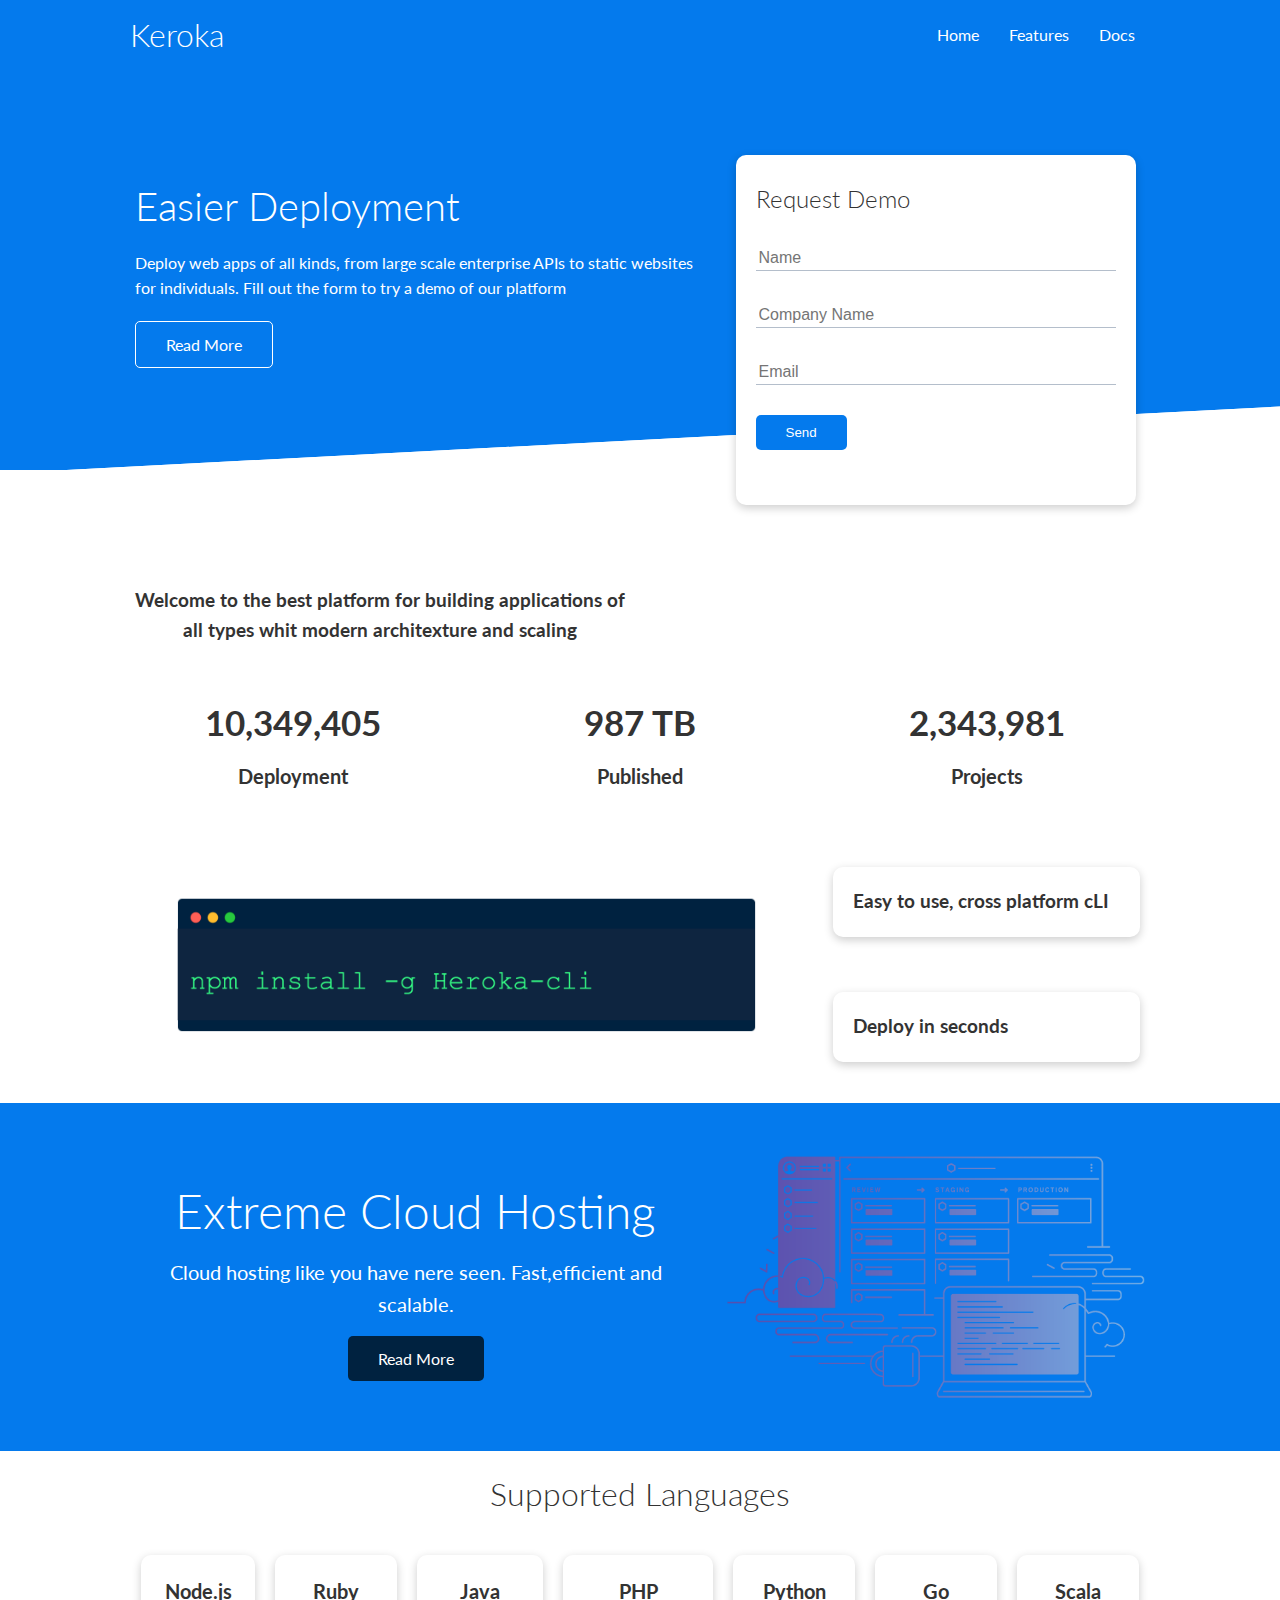
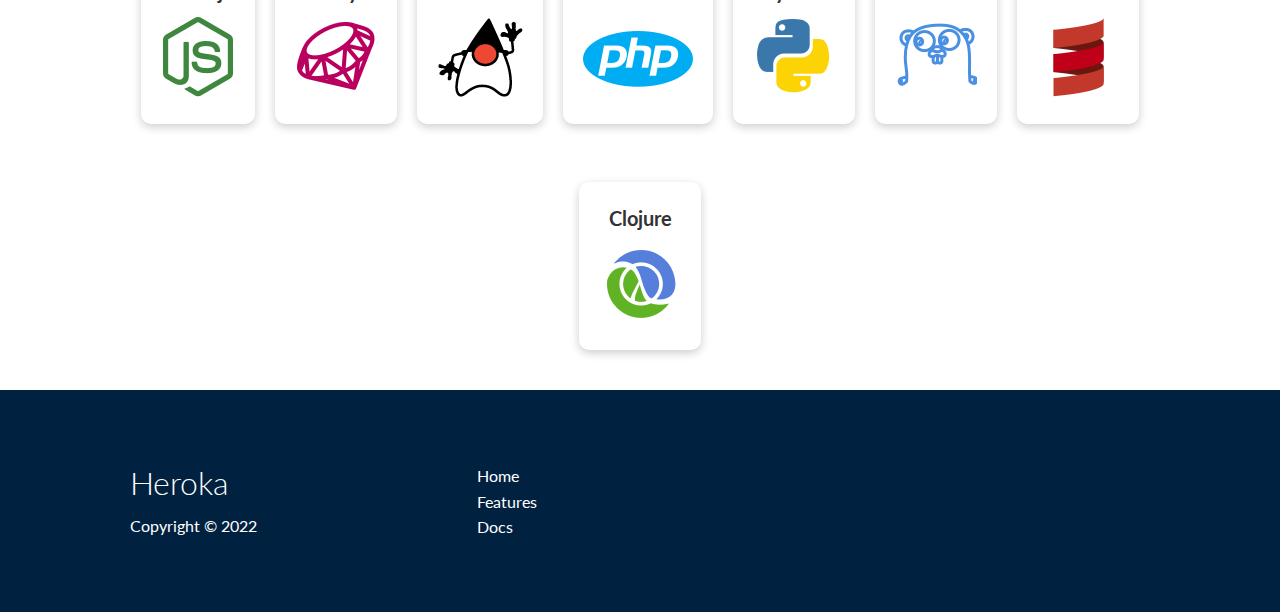
<file: index.html>
<!DOCTYPE html>
<html lang="en">
<head>
    <meta charset="UTF-8">
    <meta http-equiv="X-UA-Compatible" content="IE=edge">
    <meta name="viewport" content="width=device-width, initial-scale=1.0">
    <link rel="stylesheet" href="css/style.css">
    <link rel="stylesheet" href="css/utilities.css">
    <link rel="stylesheet" href="https://cdnjs.cloudflare.com/ajax/libs/font-awesome/6.1.1/css/all.min.css" integrity="sha512-KfkfwYDsLkIlwQp6LFnl8zNdLGxu9YAA1QvwINks4PhcElQSvqcyVLLD9aMhXd13uQjoXtEKNosOWaZqXgel0g==" crossorigin="anonymous" referrerpolicy="no-referrer" />
    <title>Heroka | Cloud Hosting For Everyone</title>
</head>
<body>
    <!-- Nav bar -->
    <div class="navbar">
        <div class="container flex">
            <h1 class="logo"> Keroka</h1>
            <nav>
                <ul>
                    <li><a href="index.html">Home</a></li>
                    <li><a href="features.html">Features</a></li>
                    <li><a href="docs.html">Docs</a></li>
                </ul>
            </nav>
        </div>
    </div>


    <!-- Show case -->
    <div class="showcase">
        <div class="container grid">
            <div class="showcase-text">
                <h1>Easier Deployment</h1>
                <p>Deploy web apps of all kinds, from
                large scale enterprise APIs to static
                websites for individuals. Fill out the
                form to try a demo of our platform</p>

                <a href="features.html" class="btn btn-outline">Read More</a>
            </div>

            <div class="showcase-form card">
                <h2>Request Demo</h2>
                <form>
                    <div class="form-control">
                        <input type="text" name="name" placeholder="Name" required>
                    </div>
                    <div class="form-control">
                        <input type="text" name="company" placeholder="Company Name" required>
                    </div>
                    <div class="form-control">
                        <input type="email" name="email" placeholder="Email" required>
                    </div>
                    <input type="submit" value="Send" class="btn btn-primart">
                </form>
            </div>
        </div>
    </div>

    <!-- Stats-->
    <section class="stats">
        <div class="container">
            <h3 class="stats-heading text-center my-1">
                Welcome to the best platform for building applications of all
                types whit modern architexture and scaling
            </h3>

            <div class="grid grid-3 text-center my-4">
                <div>
                    <i class="fas fa-server fa-3x"></i>
                    <h3 class="">10,349,405</h3>
                    <p class="tetxt-secondary">Deployment</p>
                </div>
                <div>
                    <i class="fas fa-upload fa-3x"></i>
                    <h3 class="">987 TB</h3>
                    <p class="tetxt-secondary">Published</p>
                </div>
                <div>
                    <i class="fas fa-project-diagram fa-3x"></i>
                    <h3 class="">2,343,981</h3>
                    <p class="tetxt-secondary">Projects</p>
                </div>
            </div>
        </div>
    </section>

    <!-- CLI -->
    <section class="cli">
        <div class="container grid">
            <img src="images/cli.png" alt="">
            <div class="card">
                <h3>
                    Easy to use, cross platform cLI
                </h3>
            </div>
            <div class="card">
                <h3>
                    Deploy in seconds
                </h3>
            </div>
        </div>
    </section>


    <!-- Cloud -->
    <section class="cloud bg-primary my-2 py-2">
        <div class="container grid">
            <div class="text-center">
                <h2 class="lg">Extreme Cloud Hosting</h2>
                <p class="lead my-1">Cloud hosting like you have nere seen.
                    Fast,efficient and scalable.
                </p>
                <a href="features.html" class="btn btn-dark">Read More</a>
            </div>

            <img src="images/cloud.png" alt="">
        </div>
    </section>

    <!-- Languages -->
    <section class="languages">
        <h2 class="md text-center my-2">
            Supported Languages
        </h2>
        <div class="container flex">
            <div class="card">
                <h4>Node.js</h4>
                <img src="images/logos/node.png" alt="">
            </div>
            <div class="card">
                <h4>Ruby</h4>
                <img src="images/logos/ruby.png" alt="">
            </div>
            <div class="card">
                <h4>Java</h4>
                <img src="images/logos/java.png" alt="">
            </div>
            <div class="card">
                <h4>PHP</h4>
                <img src="images/logos/php.png" alt="">
            </div>
            <div class="card">
                <h4>Python</h4>
                <img src="images/logos/python.png" alt="">
            </div>
            <div class="card">
                <h4>Go</h4>
                <img src="images/logos/go.png" alt="">
            </div>
            <div class="card">
                <h4>Scala</h4>
                <img src="images/logos/scala.png" alt="">
            </div>
            <div class="card">
                <h4>Clojure</h4>
                <img src="images/logos/clojure.png" alt="">
            </div>
        </div>
    </section>


     <!-- Footer -->
     <footer class="footer bg-dark py-5">
         <div class="container grid grid-3">
             <div>
                 <h1>Heroka</h1>
                 <p>Copyright &copy; 2022</p>
             </div>
             <nav>
                 <ul>
                     <li><a href="index.html">Home</a></li>
                     <li><a href="features.html">Features</a></li>
                     <li><a href="docs.html">Docs</a></li>
                </ul>
             </nav>
             <div class="social">
                <a href="#"><i class="fab fa-github fa-2x"></i></a>
                 <a href="#"><i class="fab fa-twitter fa-2x"></i></a>
                 <a href="#"><i class="fab fa-facebook fa-2x"></i></a>
                 <a href="#"><i class="fab fa-instagram fa-2x"></i></a>
                 
             </div>
         </div>
     </footer>
</body>
</html>
</file>
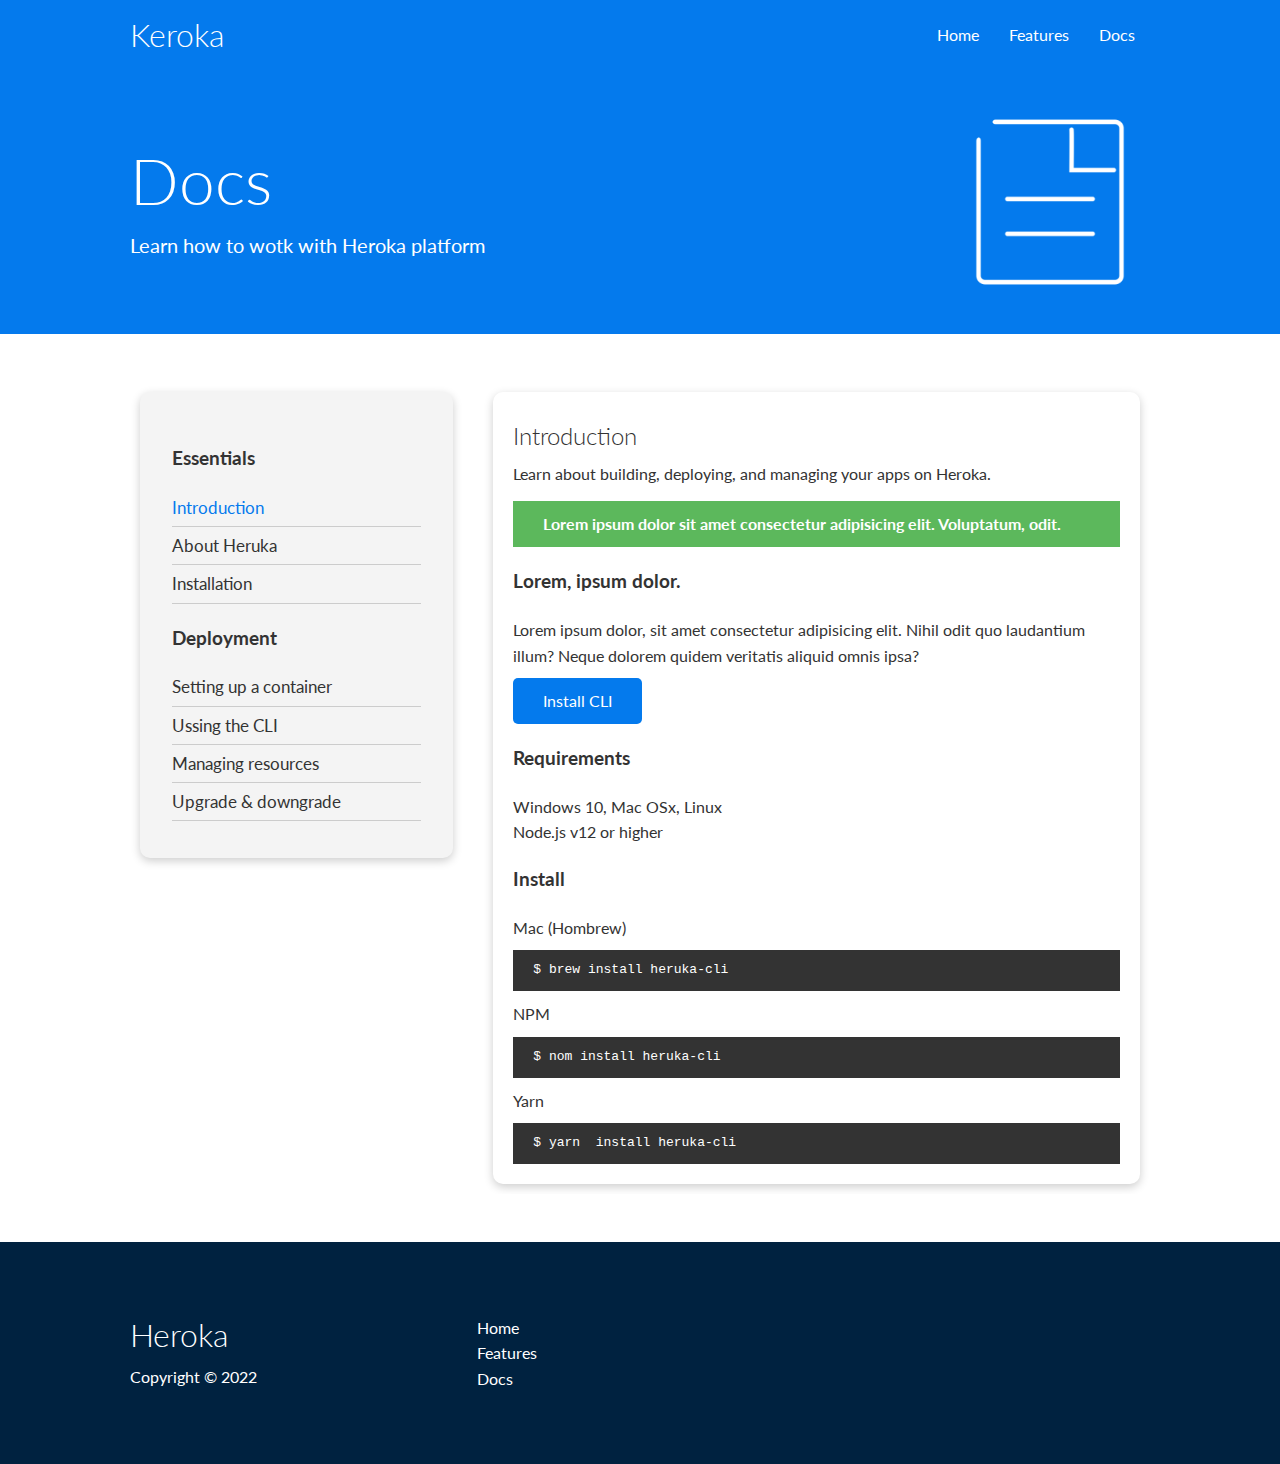
<file: docs.html>
<!DOCTYPE html>
<html lang="en">
<head>
    <meta charset="UTF-8">
    <meta http-equiv="X-UA-Compatible" content="IE=edge">
    <meta name="viewport" content="width=device-width, initial-scale=1.0">
    <link rel="stylesheet" href="css/style.css">
    <link rel="stylesheet" href="css/utilities.css">
    <link rel="stylesheet" href="https://cdnjs.cloudflare.com/ajax/libs/font-awesome/6.1.1/css/all.min.css" integrity="sha512-KfkfwYDsLkIlwQp6LFnl8zNdLGxu9YAA1QvwINks4PhcElQSvqcyVLLD9aMhXd13uQjoXtEKNosOWaZqXgel0g==" crossorigin="anonymous" referrerpolicy="no-referrer" />
    <title>Heroka | Cloud Hosting For Everyone</title>
</head>
<body>
    <!-- Nav bar -->
    <div class="navbar">
        <div class="container flex">
            <h1 class="logo"> Keroka</h1>
            <nav>
                <ul>
                    <li><a href="index.html">Home</a></li>
                    <li><a href="features.html">Features</a></li>
                    <li><a href="docs.html">Docs</a></li>
                </ul>
            </nav>
        </div>
    </div>

    <!-- Head -->
    <section class="docs-head bg-primary py-3">
        <div class="container grid">
            <div>
                <h1 class="xl">Docs</h1>
                <p class="lead">
                    Learn how to wotk with Heroka platform
                </p>
            </div>
            <img src="images/docs.png" alt="">
        </div>
    </section>

    <!-- Docs Main -->
    <section class="docs-main my-4">
        <div class="container grid">
            <div class="card bg-light p-3">
                <h3 class="my-2">Essentials</h3>
                <nav>
                    <ul>
                        <li><a class="text-primary" href="#">Introduction</a></li>
                        <li><a href="#">About Heruka</a></li>
                        <li><a href="#">Installation</a></li>
                    </ul>
                </nav>


                <h3 class="my-2">Deployment</h3>
                <nav>
                    <ul>
                        <li><a href="#">Setting up a container</a></li>
                        <li><a href="#">Ussing the CLI</a></li>
                        <li><a href="#">Managing resources</a></li>
                        <li><a href="#">Upgrade & downgrade</a></li>
                    </ul>
                </nav>
            </div>

            <div class="card">
                <h2>Introduction</h2>
                <p>Learn about building, deploying, and managing your apps on Heroka.</p>
                <div class="alert alert-success">
                    <i class="fas fa-info"></i>Lorem ipsum dolor sit amet consectetur adipisicing elit. Voluptatum, odit.
                </div>

                <h3>Lorem, ipsum dolor.</h3>
                <p>Lorem ipsum dolor, sit amet consectetur adipisicing elit. Nihil odit quo laudantium illum? Neque dolorem quidem veritatis aliquid omnis ipsa?</p>
                <a href="#" class="btn btn-primary">Install CLI</a>

                <h3>Requirements</h3>
                <ul>
                    <li>Windows 10, Mac OSx, Linux</li>
                    <li>Node.js v12 or higher</li>
                </ul>

                <h3>Install</h3>
                <p>Mac (Hombrew)</p>
                <pre><code>$ brew install heruka-cli</code></pre>
                <p>NPM</p>
                <pre><code>$ nom install heruka-cli</code></pre>
                <p>Yarn</p>
                <pre><code>$ yarn  install heruka-cli</code></pre>
            </div>
        </div>
    </section>

    <!-- Footer -->
     <footer class="footer bg-dark py-5">
         <div class="container grid grid-3">
             <div>
                 <h1>Heroka</h1>
                 <p>Copyright &copy; 2022</p>
             </div>
             <nav>
                 <ul>
                     <li><a href="index.html">Home</a></li>
                     <li><a href="features.html">Features</a></li>
                     <li><a href="docs.html">Docs</a></li>
                </ul>
             </nav>
             <div class="social">
                <a href="#"><i class="fab fa-github fa-2x"></i></a>
                 <a href="#"><i class="fab fa-twitter fa-2x"></i></a>
                 <a href="#"><i class="fab fa-facebook fa-2x"></i></a>
                 <a href="#"><i class="fab fa-instagram fa-2x"></i></a>
                 
             </div>
         </div>
     </footer>
</body>
</html>
</file>
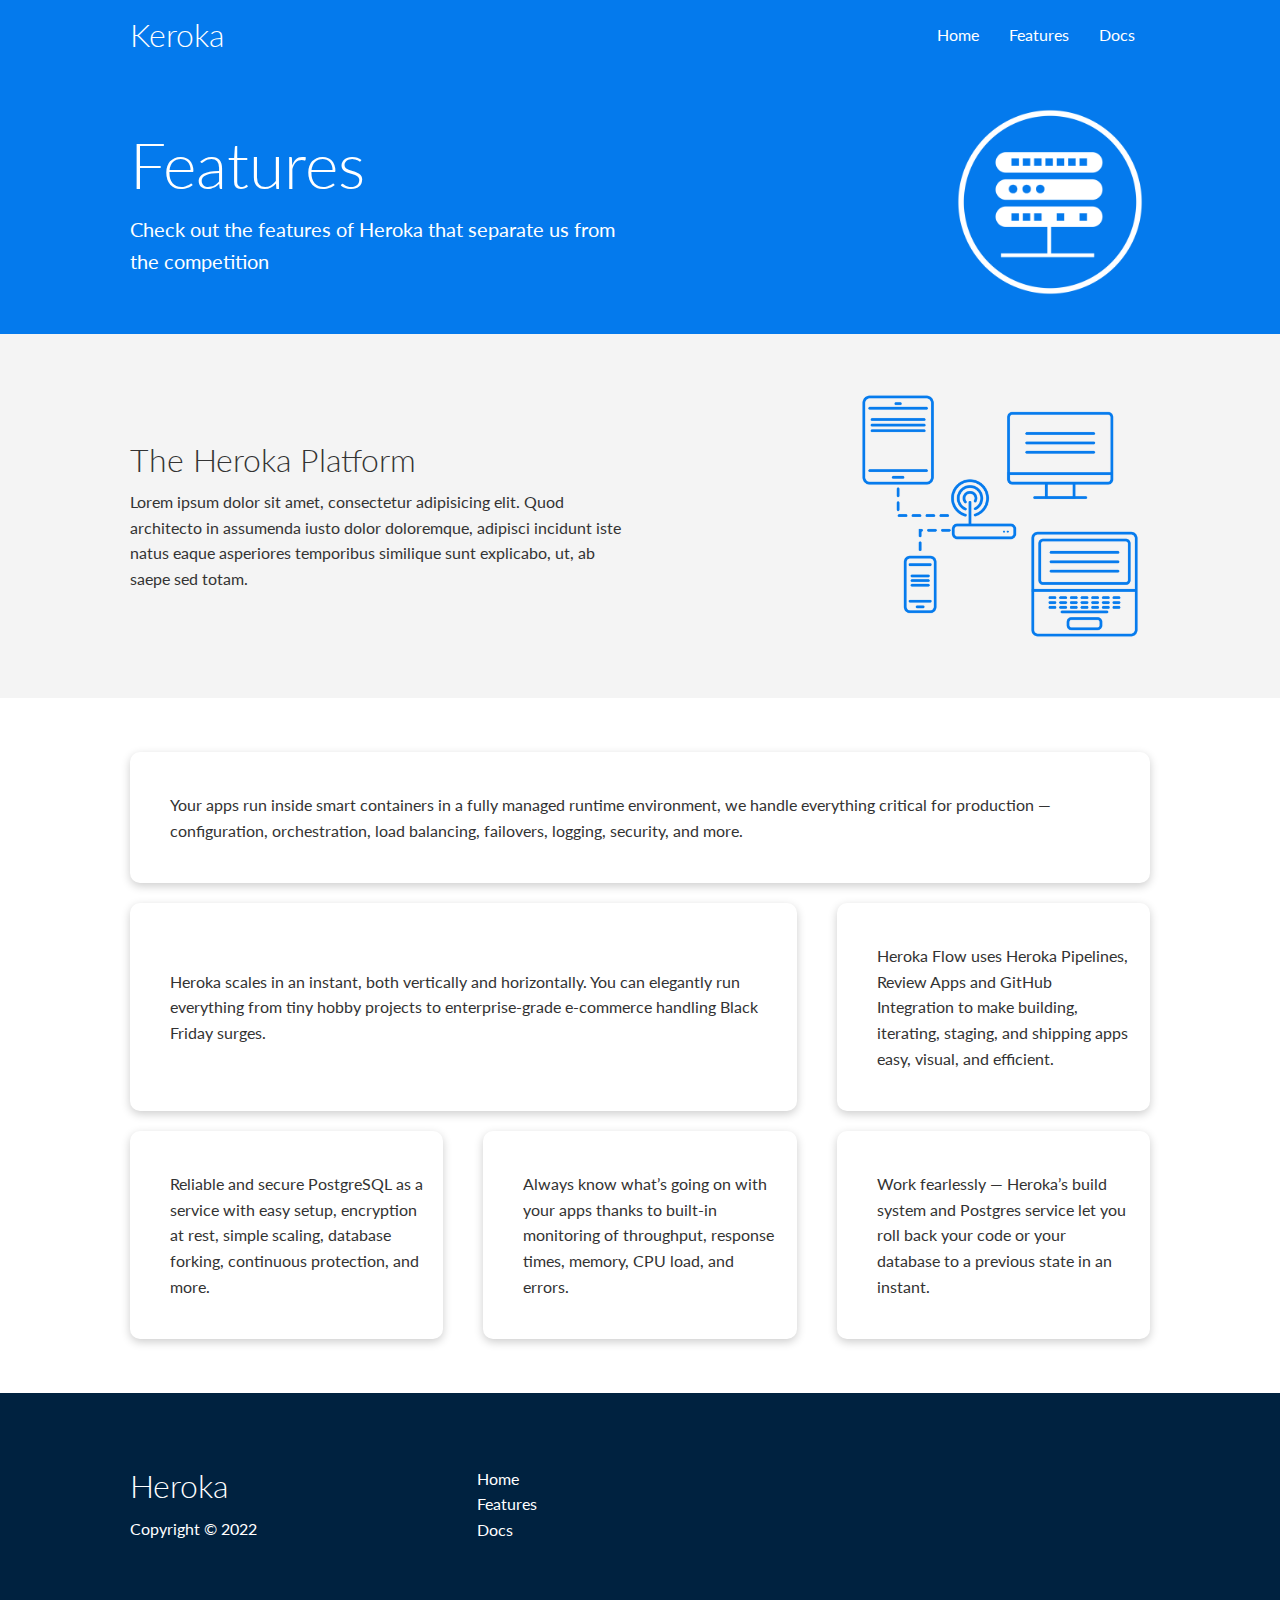
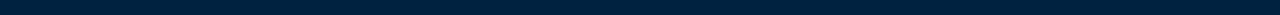
<file: features.html>
<!DOCTYPE html>
<html lang="en">
<head>
    <meta charset="UTF-8">
    <meta http-equiv="X-UA-Compatible" content="IE=edge">
    <meta name="viewport" content="width=device-width, initial-scale=1.0">
    <link rel="stylesheet" href="css/style.css">
    <link rel="stylesheet" href="css/utilities.css">
    <link rel="stylesheet" href="https://cdnjs.cloudflare.com/ajax/libs/font-awesome/6.1.1/css/all.min.css" integrity="sha512-KfkfwYDsLkIlwQp6LFnl8zNdLGxu9YAA1QvwINks4PhcElQSvqcyVLLD9aMhXd13uQjoXtEKNosOWaZqXgel0g==" crossorigin="anonymous" referrerpolicy="no-referrer" />
    <title>Heroka | Cloud Hosting For Everyone</title>
</head>
<body>
    <!-- Nav bar -->
    <div class="navbar">
        <div class="container flex">
            <h1 class="logo"> Keroka</h1>
            <nav>
                <ul>
                    <li><a href="index.html">Home</a></li>
                    <li><a href="features.html">Features</a></li>
                    <li><a href="docs.html">Docs</a></li>
                </ul>
            </nav>
        </div>
    </div>

    <!-- Head -->
    <section class="features-head bg-primary py-3">
        <div class="container grid">
            <div>
                <h1 class="xl">Features</h1>
                <p class="lead">
                    Check out the features of Heroka that
                    separate us from  the 
                    competition
                </p>
            </div>
            <img src="images/server.png" alt="">
        </div>
    </section>

    <!-- Sub Head-->
    <section class="features-sub-head bg-light py-3">
        <div class="container grid">
            <div>
                <h1 class="md">The Heroka Platform</h1>
                <p>
                    Lorem ipsum dolor sit amet, consectetur adipisicing elit. Quod architecto in assumenda iusto dolor doloremque, adipisci incidunt iste natus eaque asperiores temporibus similique sunt explicabo, ut, ab saepe sed totam.
                </p>
            </div>
            <img src="images/server2.png" alt="">
        </div>
    </section>

    <section class="features-main my-2">
        <div class="container grid grid-3">
            <div class="card flex">
                <i class="fas fa-server fa-3x"></i>
                <p>Your apps run inside smart containers in a fully managed runtime environment, we handle everything critical for production — configuration, orchestration, load balancing, failovers, logging, security, and more.</p>
            </div>
            <div class="card flex">
                <i class="fas fa-network-wired fa-3x"></i>
                <p>Heroka scales in an instant, both vertically and horizontally. You can elegantly run everything from tiny hobby projects to enterprise-grade e-commerce handling Black Friday surges.</p>
            </div>
            <div class="card flex">
                <i class="fas fa-laptop-code fa-3x"></i>
                <p>Heroka Flow uses Heroka Pipelines, Review Apps and GitHub Integration to make building, iterating, staging, and shipping apps easy, visual, and efficient.</p>
            </div>
            <div class="card flex">
                <i class="fas fa-database fa-3x"></i>
                <p>Reliable and secure PostgreSQL as a service with easy setup, encryption at rest, simple scaling, database forking, continuous protection, and more.</p>
            </div>
            <div class="card flex">
                <i class="fas fa-power-off fa-3x"></i>
                <p>Always know what’s going on with your apps thanks to built-in monitoring of throughput, response times, memory, CPU load, and errors.</p>
            </div>
            <div class="card flex">
                <i class="fas fa-upload fa-3x"></i>
                <p>Work fearlessly — Heroka’s build system and Postgres service let you roll back your code or your database to a previous state in an instant.</p>
            </div>
        </div>
    </section>

    <!-- Footer -->
     <footer class="footer bg-dark py-5">
         <div class="container grid grid-3">
             <div>
                 <h1>Heroka</h1>
                 <p>Copyright &copy; 2022</p>
             </div>
             <nav>
                 <ul>
                     <li><a href="index.html">Home</a></li>
                     <li><a href="feeatures.html">Features</a></li>
                     <li><a href="docs.html">Docs</a></li>
                </ul>
             </nav>
             <div class="social">
                <a href="#"><i class="fab fa-github fa-2x"></i></a>
                 <a href="#"><i class="fab fa-twitter fa-2x"></i></a>
                 <a href="#"><i class="fab fa-facebook fa-2x"></i></a>
                 <a href="#"><i class="fab fa-instagram fa-2x"></i></a>
                 
             </div>
         </div>
     </footer>
</body>
</html>
</file>
<file: css/style.css>
@import url('https://fonts.googleapis.com/css2?family=Lato:wght@300&display=swap');

:root {
  --primary-color: #047aed;
  --secondary-color: #1c3fa8;
  --dark-color: #002240;
  --light-color: #f4f4f4;
  --success-color: #5cb85c;
  --error-color: #d9534f;
}

* {
  box-sizing: border-box;
  padding: 0;
  margin: 0;
}

body {
  font-family: 'Lato', sans-serif;
  color: #333;
  line-height: 1.6;
}

ul {
  list-style-type: none;
}

a {
  text-decoration: none;
  color: #333;
}

h1,
h2 {
  font-weight: 300;
  line-height: 1.2;
  margin: 10px 0;
}

p {
  margin: 10px 0;
}

img {
  width: 100%;
}

code,
pre {
  background: #333;
  color: #fff;
  padding: 10px;
}

.hidden {
  visibility: hidden;
  height: 0;
}

/* Navbar */
.navbar {
  background-color: var(--primary-color);
  color: #fff;
  height: 70px;
}

.navbar ul {
  display: flex;
}

.navbar a {
  color: #fff;
  padding: 10px;
  margin: 0 5px;
}

.navbar a:hover {
  border-bottom: 2px #fff solid;
}

.navbar .flex {
  justify-content: space-between;
}

/* Showcase */
.showcase {
  height: 400px;
  background-color: var(--primary-color);
  color: #fff;
  position: relative;
}

.showcase h1 {
  font-size: 40px;
}

.showcase p {
  margin: 20px 0;
}

.showcase .grid {
  overflow: visible;
  grid-template-columns: 55% auto;
  gap: 30px;
}

.showcase-text {
  animation: slideInFromLeft 1s ease-in;
}

.showcase-form {
  position: relative;
  top: 60px;
  height: 350px;
  width: 400px;
  padding: 40px;
  z-index: 100;
  justify-self: flex-end;
  animation: slideInFromRight 1s ease-in;
}

.showcase-form .form-control {
  margin: 30px 0;
}

.showcase-form input[type='text'],
.showcase-form input[type='email'] {
  border: 0;
  border-bottom: 1px solid #b4becb;
  width: 100%;
  padding: 3px;
  font-size: 16px;
}

.showcase-form input:focus {
  outline: none;
}

.showcase::before,
.showcase::after {
  content: '';
  position: absolute;
  height: 100px;
  bottom: -70px;
  right: 0;
  left: 0;
  background: #fff;
  transform: skewY(-3deg);
  -webkit-transform: skewY(-3deg);
  -moz-transform: skewY(-3deg);
  -ms-transform: skewY(-3deg);
}

/* Stats */
.stats {
  padding-top: 100px;
  animation: slideInFromBottom 1s ease-in;
}

.stats-heading {
  max-width: 500px;
  margin: auto;
}

.stats .grid h3 {
  font-size: 35px;
}

.stats .grid p {
  font-size: 20px;
  font-weight: bold;
}

/* Cli */
.cli .grid {
  grid-template-columns: repeat(3, 1fr);
  grid-template-rows: repeat(2, 1fr);
}

.cli .grid > *:first-child {
  grid-column: 1 / span 2;
  grid-row: 1 / span 2;
}

/* Cloud */
.cloud .grid {
  grid-template-columns: 4fr 3fr;
}

/* Languages */

.languages .flex {
  flex-wrap: wrap;
}

.languages .card {
  text-align: center;
  margin: 18px 10px 40px;
  transition: transform 0.2s ease-in;
}

.languages .card h4 {
  font-size: 20px;
  margin-bottom: 10px;
}

.languages .card:hover {
  transform: translateY(-15px);
}

/* Features */
.features-head img,
.docs-head img {
  width: 200px;
  justify-self: flex-end;
}

.features-sub-head img {
  width: 300px;
  justify-self: flex-end;
}

.features-main .card > i {
  margin-right: 20px;
}

.features-main .grid {
  padding: 30px;
}

.features-main .grid > *:first-child {
  grid-column: 1 / span 3;
}

.features-main .grid > *:nth-child(2) {
  grid-column: 1 / span 2;
}

/* Docs */
.docs-main h3 {
  margin: 20px 0;
}

.docs-main .grid {
  grid-template-columns: 1fr 2fr;
  align-items: flex-start;
}

.docs-main nav li {
  font-size: 17px;
  padding-bottom: 5px;
  margin-bottom: 5px;
  border-bottom: 1px #ccc solid;
}

.docs-main a:hover {
  font-weight: bold;
}

/* Footer */
.footer .social a {
  margin: 0 10px;
}

.fa-github:hover {
  color: #000000;
}

.fa-facebook:hover {
  color: #1773EA;
}

.fa-instagram:hover {
  color: #B32E87;
}

.fa-twitter:hover {
  color: #1C9CEA;
}

/* Animations */
@keyframes slideInFromLeft {
  0% {
    transform: translateX(-100%);
  }

  100% {
    transform: translateX(0);
  }
}

@keyframes slideInFromRight {
  0% {
    transform: translateX(100%);
  }

  100% {
    transform: translateX(0);
  }
}

@keyframes slideInFromTop {
  0% {
    transform: translateY(-100%);
  }

  100% {
    transform: translateX(0);
  }
}

@keyframes slideInFromBottom {
  0% {
    transform: translateY(100%);
  }

  100% {
    transform: translateX(0);
  }
}

/* Tablets and under */
@media (max-width: 768px) {
  .grid,
  .showcase .grid,
  .stats .grid,
  .cli .grid,
  .cloud .grid,
  .features-main .grid,
  .docs-main .grid {
    grid-template-columns: 1fr;
    grid-template-rows: 1fr;
  }

  .showcase {
    height: auto;
  }

  .showcase-text {
    text-align: center;
    margin-top: 40px;
    animation: slideInFromTop 1s ease-in;
  }

  .showcase-form {
    justify-self: center;
    margin: auto;
    animation: slideInFromBottom 1s ease-in;
  }

  .cli .grid > *:first-child {
    grid-column: 1;
    grid-row: 1;
  }

  .features-head,
  .features-sub-head,
  .docs-head {
    text-align: center;
  }

  .features-head img,
  .features-sub-head img,
  .docs-head img {
    justify-self: center;
  }

  .features-main .grid > *:first-child,
  .features-main .grid > *:nth-child(2) {
    grid-column: 1;
  }
}

/* Mobile */
@media (max-width: 500px) {
  .navbar {
    height: 110px;
  }

  .navbar .flex {
    flex-direction: column;
  }

  .navbar ul {
    padding: 10px;
    background-color: rgba(0, 0, 0, 0.1);
  }
  
  .showcase-form {
    width: 300px;
  }
}
</file>
<file: css/utilities.css>
.container {
    max-width: 1100px;
    margin: 0 auto;
    overflow: auto;
    padding: 0 40px;
}

.flex {
    display: flex;
    justify-content: center;
    align-items: center;
    height: 100%;
}

.grid {
    display: grid;
    grid-template-columns: repeat(2, 1fr);
    gap: 20px;
    justify-content: center;
    align-items: center;
    height: 100%;
}

.grid-3 {
    grid-template-columns: repeat(3, 1fr);
}

.card {
    background-color: #fff;
    color: #333;
    border-radius: 10px;
    box-shadow: 0 3px 10px rgba(0,0,0,0.2);
    padding: 20px;
    margin: 10px;
}

.btn {
    display: inline-block;
    padding: 10px 30px;
    cursor: pointer;
    background-color: var(--primary-color);
    color: #fff;
    border: none;
    border-radius: 5px;
}
.btn-outline {
    background-color: transparent;
    border: 1px solid #fff;
}

.btn:hover {
    transform: scale(0.98);
}

/* Background & colored buttons */
.bg-primary, .btn-primary {
    background-color: var(--primary-color);
    color: #fff;
}

.bg-secondary, .btn-secondary {
    background-color: var(--secondary-color);
    color: #fff;
}

.bg-dark, .btn-dark {
    background-color: var(--dark-color);
    color: #fff;
}

.bg-light, .btn-light {
    background-color: var(--light-color);
    color: #333;
}

.bg-primary a, .btn-primary a,
.bg-secondary a, .btn-secondary a,
.bg-dark a,.btn-dark {
    color :#fff;
}

/* Text colors */
.text-primary {
    color: var(--primary-color);
}

.text-secondary {
    color: var(--secondary-color);
}

.text-dark {
    color: var(--dark-color);
}

.text-light {
    color: var(--light-color);
}

/* Text sizes */
.lead {
    font-size: 20px;
}

.sm {
    font-size: 1rem;
}

.md {
    font-size: 2rem;
}

.lg {
    font-size: 3rem;
}

.xl {
    font-size: 4rem;
}

.text-center {
    text-align: center;
}

/* Alerts */
.alert {
    background-color: var(--light-color);
    padding: 10px 20px;
    font-weight: bold;
    margin: 15px 0;
}

.alert i {
    margin-right: 10px;
}

.alert-success {
    background-color: var(--success-color);
    color: #fff;
}

.alert-error {
    background-color: var(--error-color);
    color: #fff;
}

/* Margins on Y */
.my-1 {
    margin: 1rem 0;
}

.my-2 {
    margin: 1.5rem 0;
}

.my-3 {
    margin: 2rem 0;
}

.my-4 {
    margin: 3rem 0;
}

.my-5 {
    margin: 4rem 0;
}


/* Margins on X and Y */
.m-1 {
    margin: 1rem;
}

.m-2 {
    margin: 1.5rem;
}

.m-3 {
    margin: 2rem;
}

.m-4 {
    margin: 3rem;
}

.m-5 {
    margin: 4rem;
}


/* Pading on Y */
.py-1 {
    padding: 1rem 0;
}

.py-2 {
    padding: 1.5rem 0;
}

.py-3 {
    padding: 2rem 0;
}

.py-4 {
    padding: 3rem 0;
}

.py-5 {
    padding: 4rem 0;
}


/* Padings on X and Y */
.p-1 {
    padding: 1rem;
}

.p-2 {
    padding: 1.5rem;
}

.p-3 {
    padding: 2rem;
}

.p-4 {
    padding: 3rem;
}

.m-5 {
    padding: 4rem;
}
</file>
